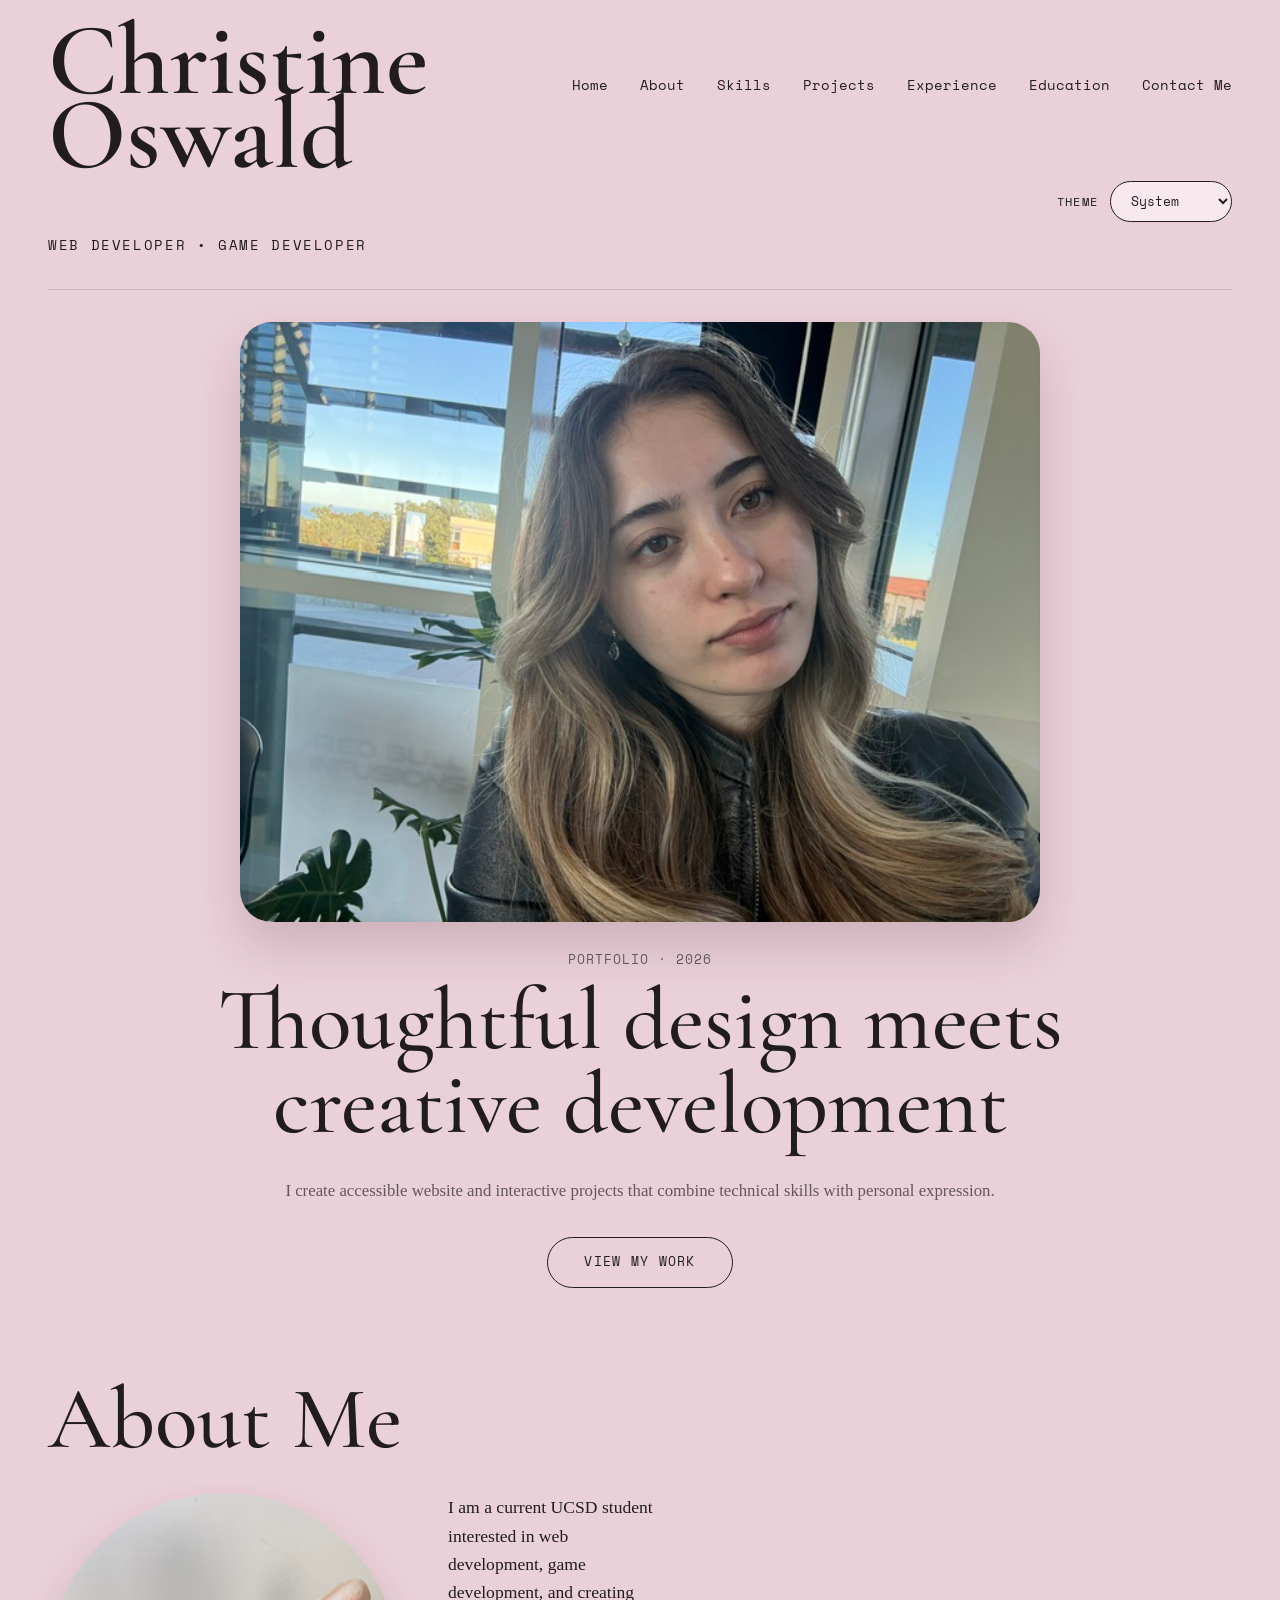
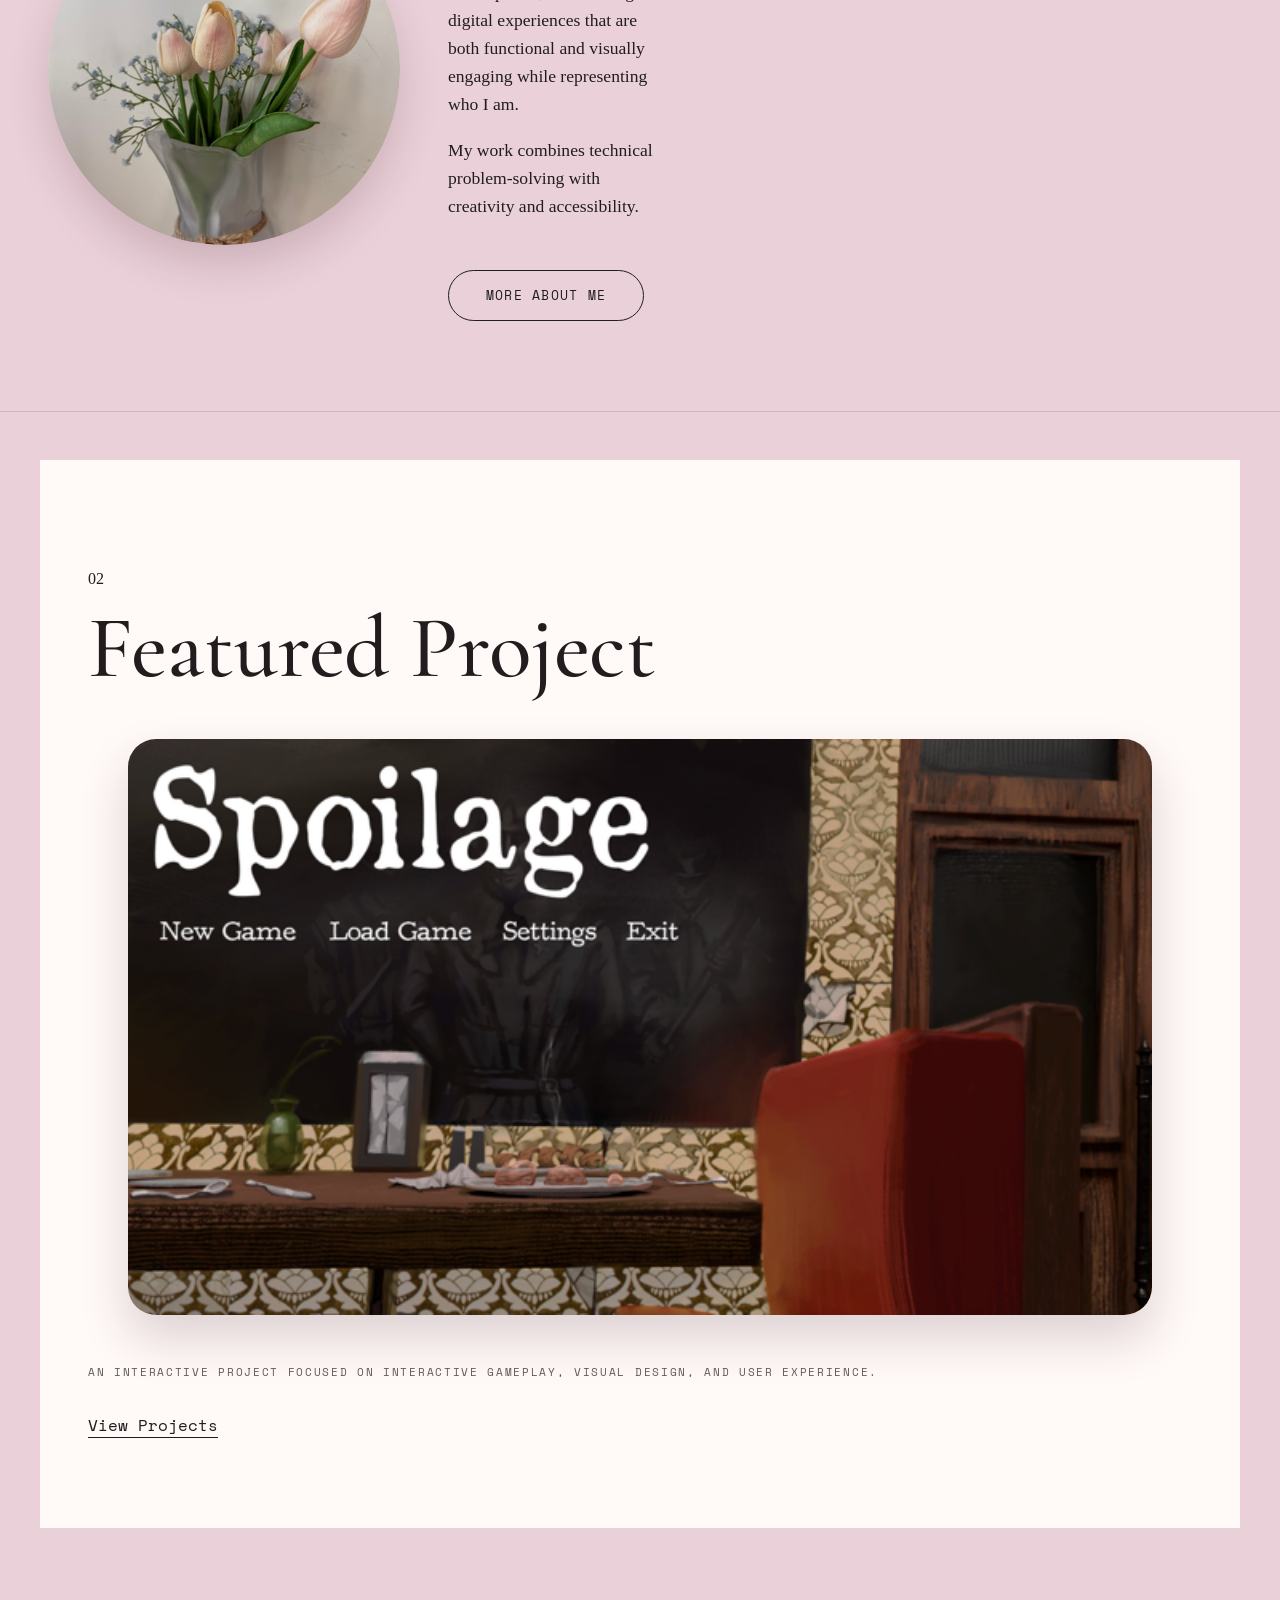
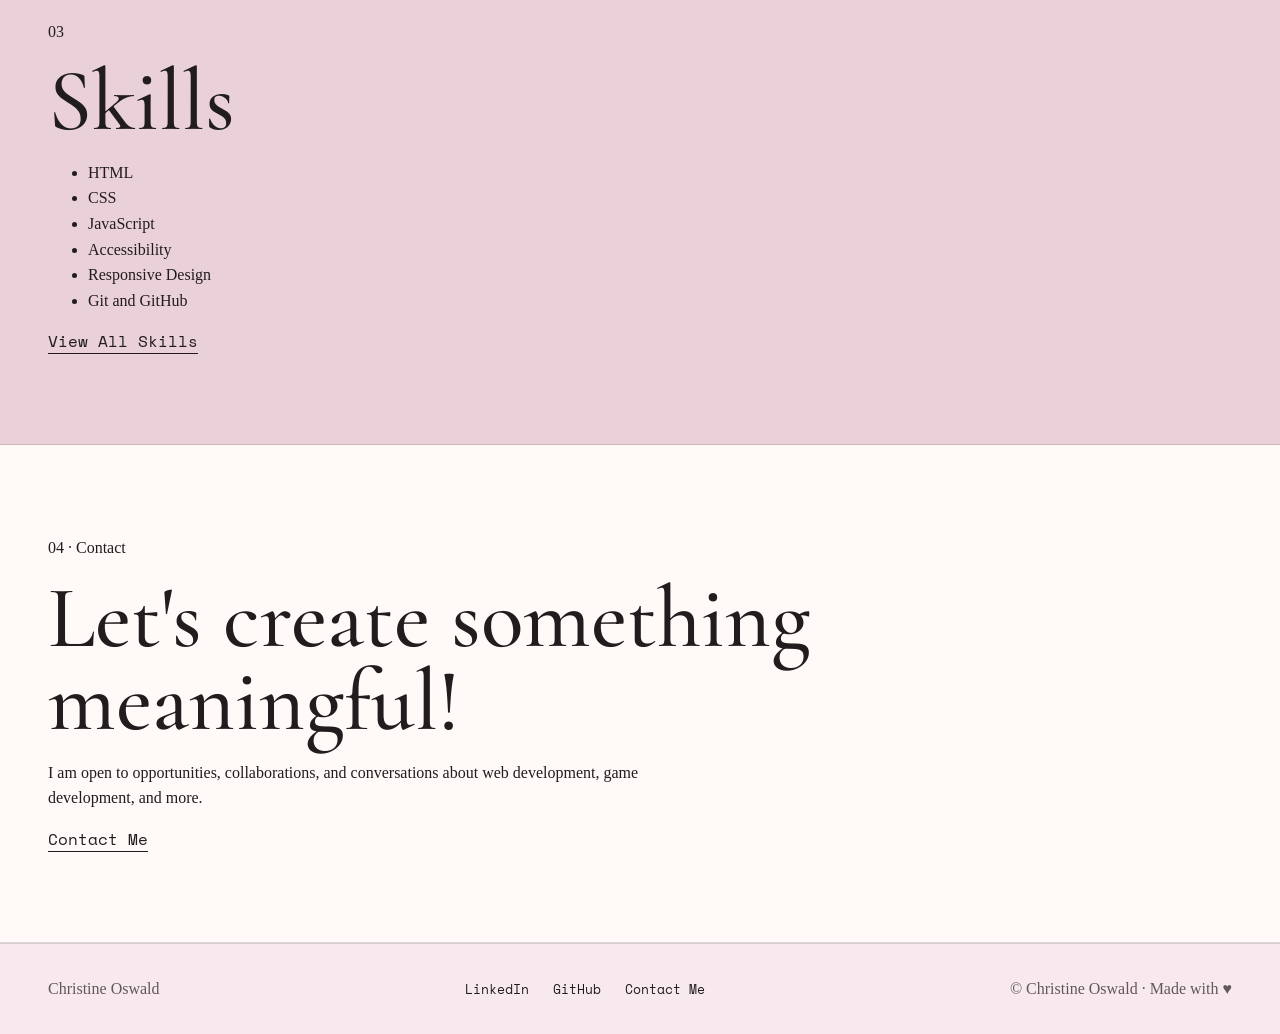
<file: index.html>
<!doctype html>
<html lang = "en">
    <head>
        <meta charset = "utf-8">
        <meta name = "viewport" content = "width=device-width, initial-scale=1">
        <title> Christine Oswald | Web & Game Developer </title>
        <meta name = "description" content = "The portfolio of Christine Oswald, a web and game developer.">
        <link rel="stylesheet" href="stylesheet.css">
        <link rel="preconnect" href="https://fonts.googleapis.com">
        <link rel="preconnect" href="https://fonts.gstatic.com" crossorigin>
        <link href="https://fonts.googleapis.com/css2?family=Cormorant+Garamond:wght@400;600;700&family=Space+Mono&display=swap" rel="stylesheet">
    </head>
    <body>
        <header class = "main">
            <nav>
                <hgroup>
                    <h1> Christine Oswald </h1>
                    <p id = "subtitle"> WEB DEVELOPER • GAME DEVELOPER </p>
                </hgroup>
                <ul>
                    <li> <a href = "index.html"> Home </a> </li>
                    <li> <a href = "chrissyAbout.html"> About </a> </li>  
                    <li> <a href = "chrissySkills.html"> Skills </a> </li>
                    <li> <a href = "chrissyProjects.html"> Projects </a> </li>
                    <li> <a href = "chrissyExperience.html"> Experience </a> </li>
                    <li> <a href = "chrissyEducation.html"> Education </a> </li>
                    <li> <a href = "chrissyContact.html"> Contact Me </a> </li>                    
                </ul>

                <form id="theme-picker" hidden>
                    <label for="theme">Theme</label>

                    <select id="theme" name="theme">
                        <option value="system">System</option>
                        <option value="light">Light</option>
                        <option value="dark">Dark</option>
                    </select>
                </form>

            </nav>
        </header>
        <main> 
            <div class = "intro">
                <figure>
                    <img src = "chrissy1.jpeg" alt = "Photo of website author at the UCSD campus">
                </figure>

                <article>
                    <p> Portfolio · 2026 </p>

                    <h2> Thoughtful design meets creative development </h2>
                    <p> I create accessible website and interactive projects that combine technical skills with personal expression. </p>

                    <a class = "button" href = "chrissyProjects.html"> View My Work </a>
                </article>
            </div>

            <section class="about">
                <h2>About Me</h2>

                <figure>
                    <img
                        src="ucsdFlowers.jpeg"
                        alt="Pink flowers in a vase at a UC San Diego coffee shop"
                    >
                </figure>

                <p>
                    I am a current UCSD student interested in web development,
                    game development, and creating digital experiences that are both
                    functional and visually engaging while representing who I am.
                </p>

                <p>
                    My work combines technical problem-solving with creativity and
                    accessibility.
                </p>

                <a class="button" href="chrissyAbout.html">
                    More About Me
                </a>
            </section>

            <section class = "projects">
                <header>
                    <p> 02 </p>
                    <h2> Featured Project </h2>
                </header>

                    <figure>
                        <img src = "spoilage-main.PNG" alt = "Screenshot of a featured game development project" >
                    </figure>

                    <p> An interactive project focused on interactive gameplay, visual design, and user experience. </p>
                    <a href = "chrissyProjects.html"> View Projects</a>
            </section>

            <section class = "skills">
                <p>03</p>
                <h2>Skills</h2>

                <ul>
                    <li>HTML</li>
                    <li>CSS</li>
                    <li>JavaScript</li>
                    <li>Accessibility</li>
                    <li>Responsive Design</li>
                    <li>Git and GitHub</li>
                </ul>

                <a href="chrissySkills.html">View All Skills</a>
            </section>

            <section class = "contact">
                <p> 04 · Contact</p>
                <h2> Let's create something meaningful! </h2>

                <p> I am open to opportunities, collaborations, and conversations about web development, game development, and more. </p>
                <a href = "chrissyContact.html"> Contact Me</a>
            </section>
        </main>

        <footer>
            <p> Christine Oswald </p>
            <ul>
                <li><a href = "https://www.linkedin.com/in/christine-oswald-7b7a23394?utm_source=share_via&utm_content=profile&utm_medium=member_ios" > LinkedIn </a></li>
                <li><a href = "https://github.com/coswald04"> GitHub </a></li>
                <li><a href = "chrissyContact.html"> Contact Me </a></li>
            </ul>
            <p> &copy; Christine Oswald · Made with &hearts; </p>
        </footer>

        <script src="theme-picker.js" type="module"></script>
    </body>
</html>
</file>
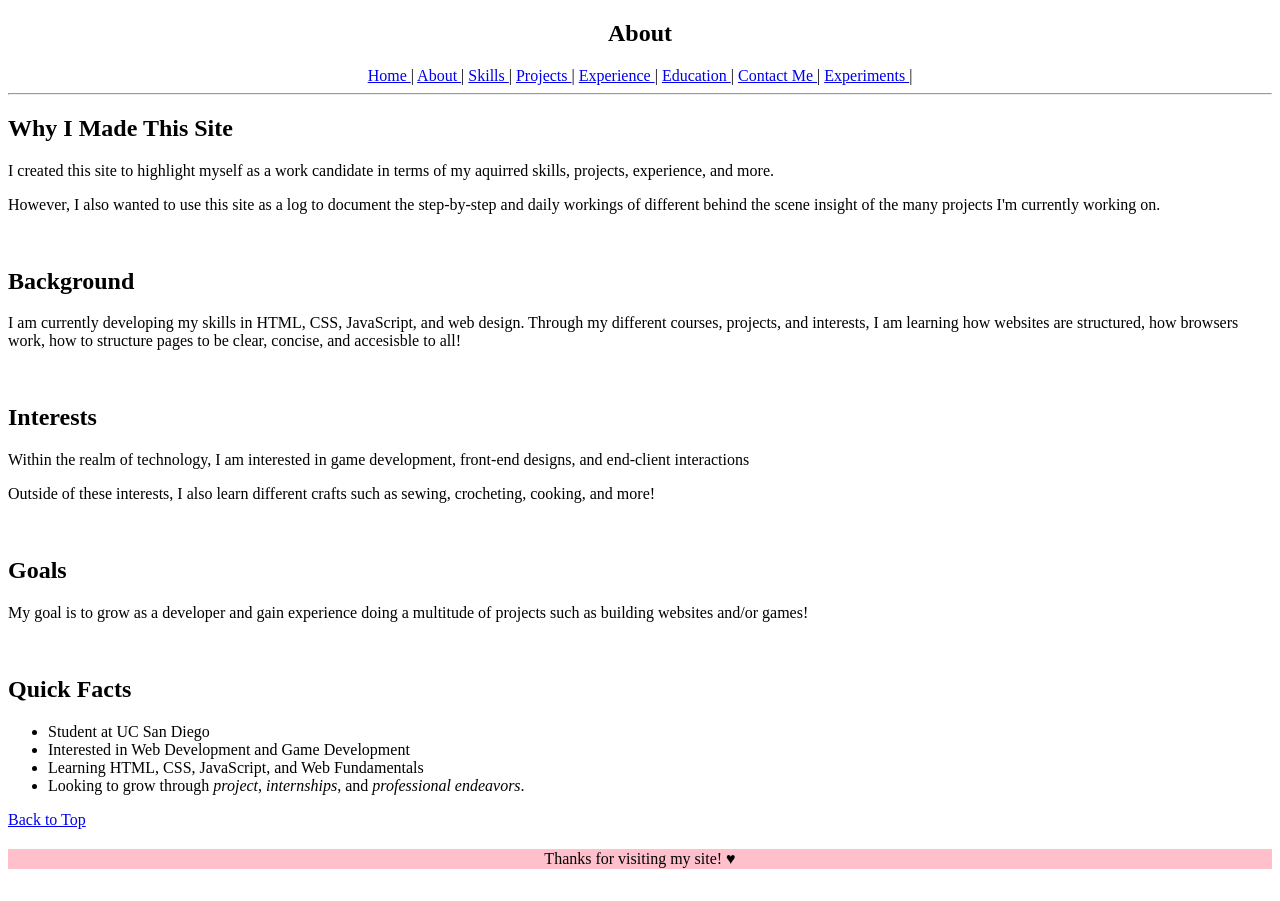
<file: chrissyAbout.html>
<!DOCTYPE html>
<html lang = "en">
    <head>
        <meta charset = "utf-8">
        <title> Christine Oswald's About Page </title>
    </head>
    <body>
        <section style = "text-align: center;">
            <h1 id = "about-header"> About </h1>
            <header>
                <nav>
                    <a href = "index.html"> Home </a> |
                    <a href = "chrissyAbout.html"> About </a> |
                    <a href = "chrissySkills.html"> Skills </a> |
                    <a href = "chrissyProjects.html"> Projects </a> |
                    <a href = "chrissyExperience.html"> Experience </a> |
                    <a href = "chrissyEducation.html"> Education </a> |
                    <a href = "chrissyContact.html"> Contact Me </a> |
                    <a href = "experiments.html"> Experiments </a> |
                </nav>
            </header>
            <hr>
        </section>


        <h2> Why I Made This Site </h2>
        <p> I created this site to highlight myself as a work candidate in terms of my aquirred skills, projects, experience, and more.</p>
        <p> However, I also wanted to use this site as a log to document the step-by-step and daily workings of different behind the scene insight of the many projects I'm currently working on.</p>

        <br>

        <h2> Background </h2>
        <p> I am currently developing my skills in HTML, CSS, JavaScript, and web design. Through my different courses, projects, and interests, I am learning how websites are structured, how browsers work, how to structure pages to be clear, concise, and accesisble to all!  </p>

        <br>

        <h2> Interests </h2>
        <p> Within the realm of technology, I am interested in game development, front-end designs, and end-client interactions</p>
        <p> Outside of these interests, I also learn different crafts such as sewing, crocheting, cooking, and more!</p>

        <br>

        <h2> Goals </h2>
        <p> My goal is to grow as a developer and gain experience doing a multitude of projects such as building websites and/or games!</p>

        <br>

        <form>
            <h2> Quick Facts</h2>
            <ul>
                <li> Student at UC San Diego </li>
                <li> Interested in Web Development and Game Development </li>
                <li> Learning HTML, CSS, JavaScript, and Web Fundamentals </li>
                <li> Looking to grow through <em> project</em>, <em> internships</em>, and <em> professional endeavors</em>. </li>
            </ul>
        </form>

         <footer>
            <a href="#about-header">Back to Top</a>
            <svg width="100%" height="60" aria-label="Footer message with decorative pink line">
            <line x1="0" y1="30" x2="100%" y2="30" stroke="pink" stroke-width="20"></line>

            <text x="50%" y="35" text-anchor="middle" fill="black">
            Thanks for visiting my site! &hearts;
            </text>
            </svg>
        </footer>

    </body>
</html>
</file>
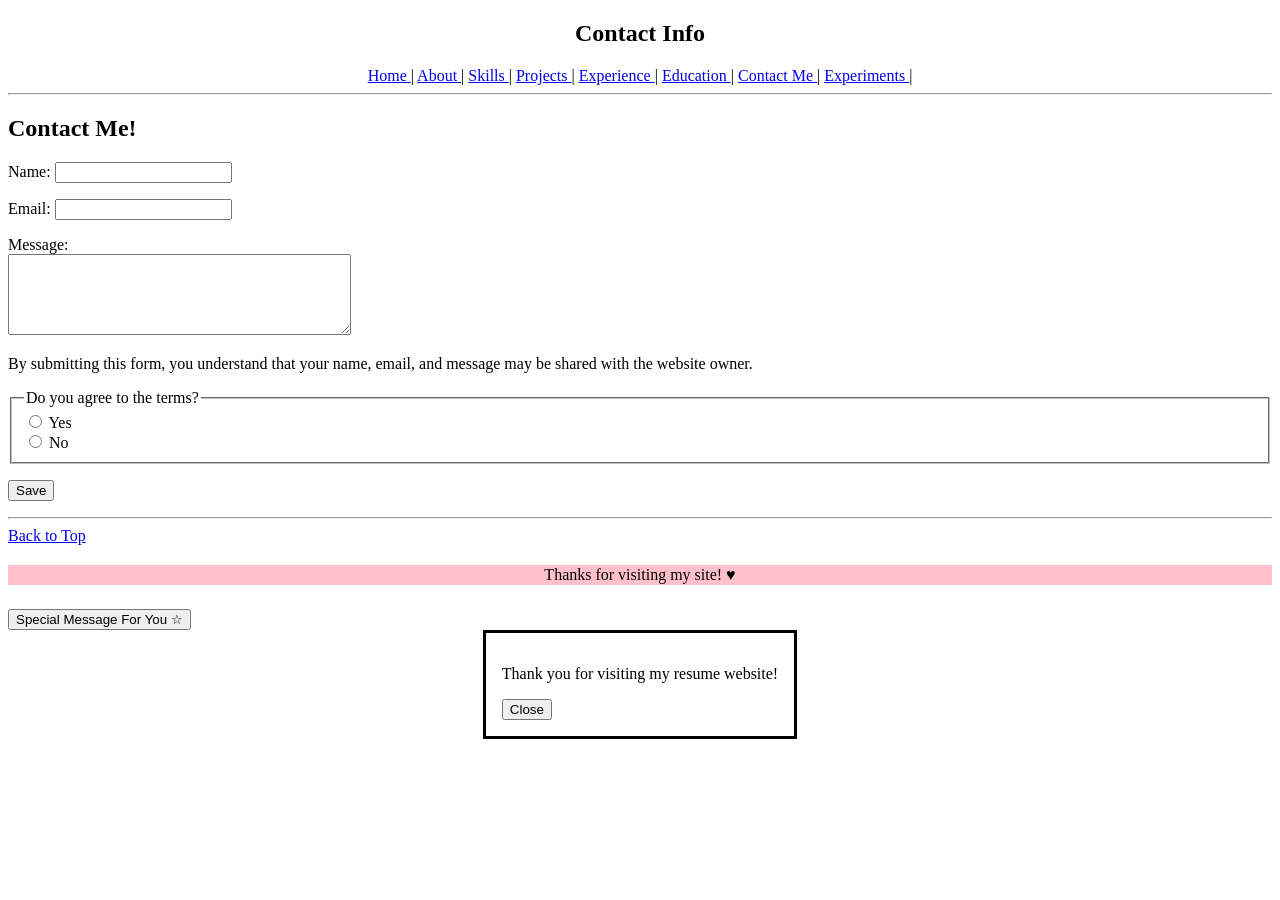
<file: chrissyContact.html>
<!DOCTYPE html>
<html lang = "en">
    <head>
        <meta charset = "utf-8">
        <title> Christine Oswald's Contact Me Page </title>
    </head>
    <body>
        <section style = "text-align: center;">
            <h1 id = "contact-header"> Contact Info </h1>
            <header>
                <nav>
                    <a href = "index.html"> Home </a> |
                    <a href = "chrissyAbout.html"> About </a> |
                    <a href = "chrissySkills.html"> Skills </a> |
                    <a href = "chrissyProjects.html"> Projects </a> |
                    <a href = "chrissyExperience.html"> Experience </a> |
                    <a href = "chrissyEducation.html"> Education </a> |
                    <a href = "chrissyContact.html"> Contact Me </a> |
                    <a href = "experiments.html"> Experiments </a> |
                </nav>
            </header>
            <hr>
        </section>


        <h2>Contact Me!</h2>

        <form method="post">
        <p>
            <label for="submitted-name">Name:</label>
            <input 
            id="submitted-name"
            name="submitted-name"
            autocomplete="name">
        </p>

        <p>
            <label for="submitted-email">Email:</label>
            <input 
            id="submitted-email"
            name="submitted-email"
            type="email"
            autocomplete="email">
        </p>

        <p>
            <label for="submitted-message">Message:</label><br>
            <textarea 
            id="submitted-message"
            name="submitted-message"
            rows="5"
            cols="40"></textarea>
        </p>

        <p> By submitting this form, you understand that your name, email, and message may be shared with the website owner. </p>

        <fieldset>
            <legend>Do you agree to the terms?</legend>

            <label>
            <input type="radio" name="terms" value="yes">
            Yes
            </label>

            <br>

            <label>
            <input type="radio" name="terms" value="no">
            No
            </label>
        </fieldset>

        <p>
            <button type="submit">Save</button>
        </p>
        </form>

        <hr>


        <footer>
            <a href="#contact-header">Back to Top</a>
            <svg width="100%" height="60" aria-label="Footer message with decorative pink line">
            <line x1="0" y1="30" x2="100%" y2="30" stroke="pink" stroke-width="20"></line>

            <text x="50%" y="35" text-anchor="middle" fill="black">
            Thanks for visiting my site! &hearts;
            </text>
            </svg>
        </footer>

        <section>
        <button type="button">Special Message For You &star;</button>
        <dialog open>
            <p>
            Thank you for visiting my resume website! 
            </p>
            <button type="button">Close</button>
        </dialog>
        </section>

    </main>
    </body>
</html>
</file>
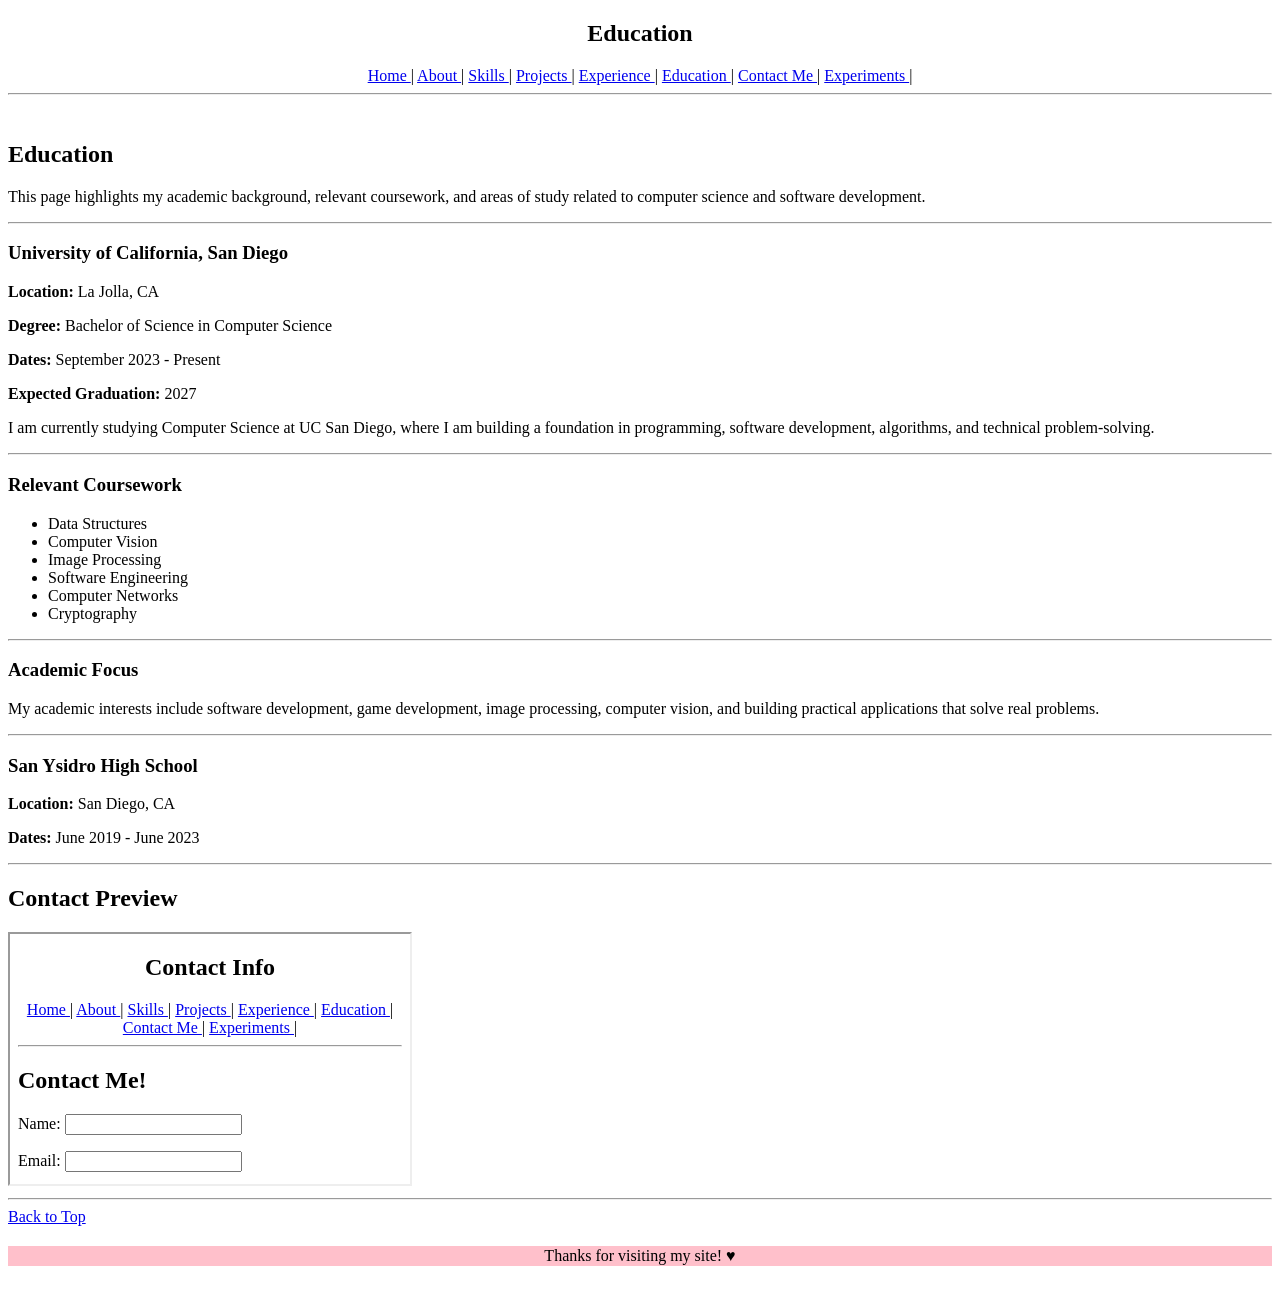
<file: chrissyEducation.html>
<!doctype html>
<html lang = "en">
    <head>
        <meta charset = "utf-8">
        <title> Christine Oswald's Education Page </title>
    </head>
    <body>
        <section style = "text-align: center;">
            <h1 id = "education-header"> Education </h1>
            <header>
                <nav>
                    <a href = "index.html"> Home </a> |
                    <a href = "chrissyAbout.html"> About </a> |
                    <a href = "chrissySkills.html"> Skills </a> |
                    <a href = "chrissyProjects.html"> Projects </a> |
                    <a href = "chrissyExperience.html"> Experience </a> |
                    <a href = "chrissyEducation.html"> Education </a> |
                    <a href = "chrissyContact.html"> Contact Me </a> |
                    <a href = "experiments.html"> Experiments </a> |
                </nav>
            </header>
            <hr>
        </section>

        <br>

        <main>

            <main>
            <section>
                <h2>Education</h2>
                <p>
                This page highlights my academic background, relevant coursework,
                and areas of study related to computer science and software development.
                </p>
            </section>

            <hr>

            <section>
                <h3>University of California, San Diego</h3>
                <p><strong>Location:</strong> La Jolla, CA</p>
                <p><strong>Degree:</strong> Bachelor of Science in Computer Science</p>
                <p><strong>Dates:</strong> September 2023 - Present</p>
                <p><strong>Expected Graduation:</strong> 2027</p>

                <p>
                I am currently studying Computer Science at UC San Diego, where I am building
                a foundation in programming, software development, algorithms, and technical
                problem-solving.
                </p>
            </section>

            <hr>

            <section>
                <h3>Relevant Coursework</h3>
                <ul>
                <li>Data Structures</li>
                <li>Computer Vision</li>
                <li>Image Processing</li>
                <li>Software Engineering</li>
                <li>Computer Networks</li>
                <li>Cryptography</li>
                </ul>
            </section>

            <hr>

            <section>
                <h3>Academic Focus</h3>
                <p>
                My academic interests include software development, game development,
                image processing, computer vision, and building practical applications
                that solve real problems.
                </p>
            </section>

            <hr>

            <h3> San Ysidro High School </h3>
            <p><strong>Location:</strong> San Diego, CA</p>
            <p><strong>Dates:</strong> June 2019 - June 2023</p>

            <hr>

            <section>
            <h2>Contact Preview</h2>

            <iframe
                src="chrissyContact.html"
                title="Contact page preview"
                width="400"
                height="250">
                Your browser does not support iframes.
            </iframe>
            </section>

            <hr>

            
            <footer>
                <a href="#education-header">Back to Top</a>
                <svg width="100%" height="60" aria-label="Footer message with decorative pink line">
                <line x1="0" y1="30" x2="100%" y2="30" stroke="pink" stroke-width="20"></line>

                <text x="50%" y="35" text-anchor="middle" fill="black">
                Thanks for visiting my site! &hearts;
                </text>
                </svg>
            </footer>
        </main>
    </body>
</html>
</file>
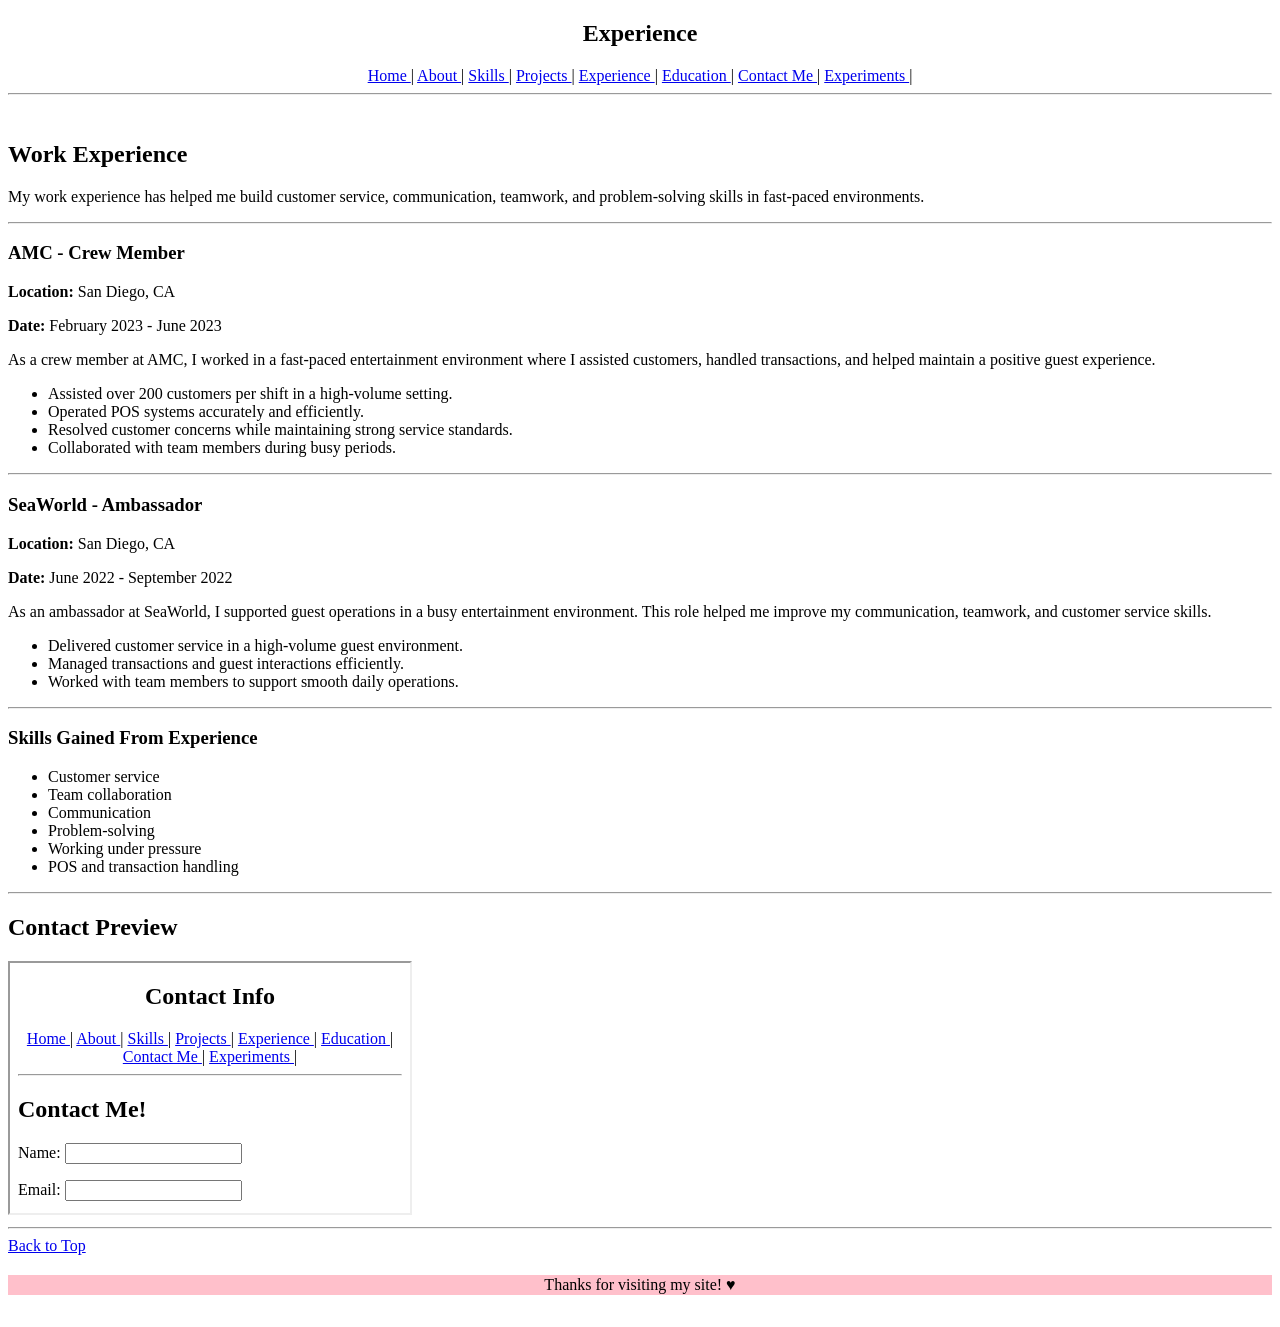
<file: chrissyExperience.html>
<!doctype html>
<html lang = "en">
    <head>
        <meta charset = "utf-8">
        <title> Christine Oswald's Experience Page </title>
    </head>
    <body>
        <section style = "text-align: center;">
            <h1 id = "experience-header"> Experience </h1>
            <header>
                <nav>
                    <a href = "index.html"> Home </a> |
                    <a href = "chrissyAbout.html"> About </a> |
                    <a href = "chrissySkills.html"> Skills </a> |
                    <a href = "chrissyProjects.html"> Projects </a> |
                    <a href = "chrissyExperience.html"> Experience </a> |
                    <a href = "chrissyEducation.html"> Education </a> |
                    <a href = "chrissyContact.html"> Contact Me </a> |
                    <a href = "experiments.html"> Experiments </a> |
                </nav>
            </header>
            <hr>
        </section>

        <br>

        <main>
            <section>
                <h2>Work Experience</h2>
                <p> My work experience has helped me build customer service, communication, teamwork, and problem-solving skills in fast-paced environments. </p>
            </section>
            
            <hr>
            
            <article>
                <h3>AMC - Crew Member</h3>
                <p><strong>Location:</strong> San Diego, CA</p>
                <p><strong>Date:</strong> February 2023 - June 2023</p>
                <p>As a crew member at AMC, I worked in a fast-paced entertainment environment where I assisted customers, handled transactions, and helped maintain a positive guest experience. </p>
                <ul>
                    <li>Assisted over 200 customers per shift in a high-volume setting.</li>
                    <li>Operated POS systems accurately and efficiently.</li>
                    <li>Resolved customer concerns while maintaining strong service standards.</li>
                    <li>Collaborated with team members during busy periods.</li>
                </ul>
            </article>

            <hr>
            
            <article>
                <h3>SeaWorld - Ambassador</h3>
                <p><strong>Location:</strong> San Diego, CA</p>
                <p><strong>Date:</strong> June 2022 - September 2022</p>
                <p> As an ambassador at SeaWorld, I supported guest operations in a busy entertainment environment. This role helped me improve my communication, teamwork, and customer service skills. </p>
                <ul>
                    <li>Delivered customer service in a high-volume guest environment.</li>
                    <li>Managed transactions and guest interactions efficiently.</li>
                    <li>Worked with team members to support smooth daily operations.</li>
                </ul>
            </article>
            
            <hr>
            
            <section>
                <h3>Skills Gained From Experience</h3>
                <ul>
                    <li>Customer service</li>
                    <li>Team collaboration</li>
                    <li>Communication</li>
                    <li>Problem-solving</li>
                    <li>Working under pressure</li>
                    <li>POS and transaction handling</li>
                </ul>
            </section>
            
            <hr>


            <section>
            <h2>Contact Preview</h2>

            <iframe
                src="chrissyContact.html"
                title="Contact page preview"
                width="400"
                height="250">
                Your browser does not support iframes.
            </iframe>
            </section>

            <hr>

            <footer>
                <a href="#experience-header">Back to Top</a>
                <svg width="100%" height="60" aria-label="Footer message with decorative pink line">
                <line x1="0" y1="30" x2="100%" y2="30" stroke="pink" stroke-width="20"></line>

                <text x="50%" y="35" text-anchor="middle" fill="black">
                Thanks for visiting my site! &hearts;
                </text>
                </svg>
        </footer>
    </body>
</html>
</file>
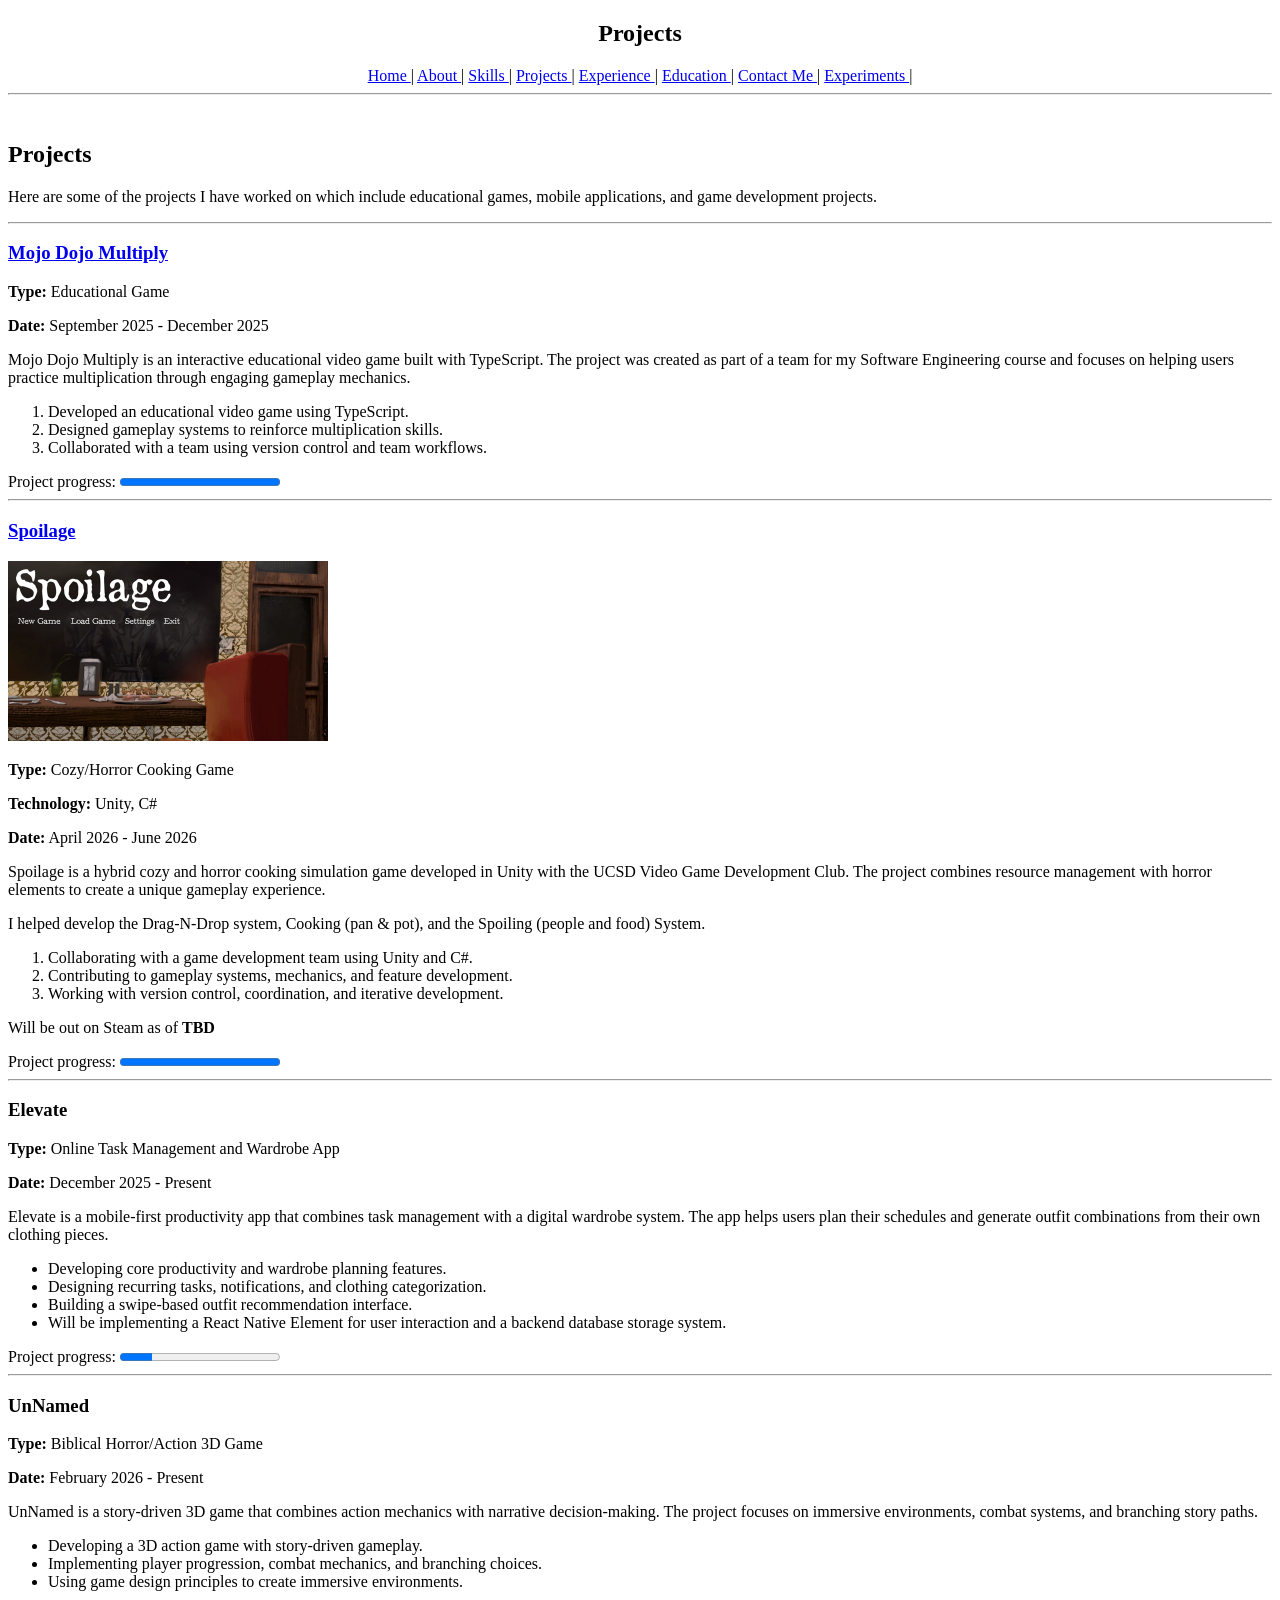
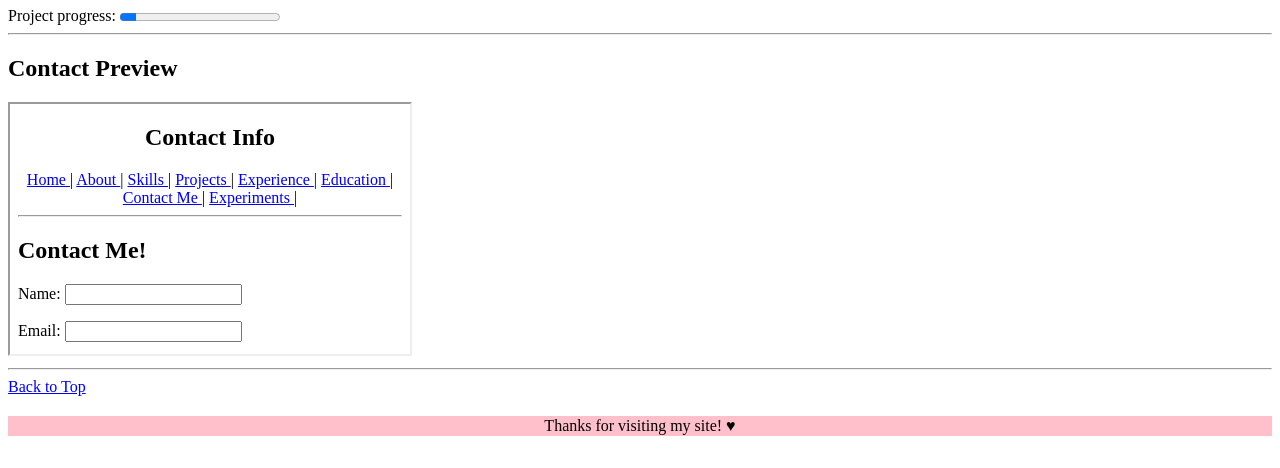
<file: chrissyProjects.html>
<!doctype html>
<html lang = "en">
    <head>
        <meta charset = "utf-8">
        <title> Christine Oswald's Projects Page </title>
    </head>
    <body>
        <section style = "text-align: center;">
            <h1 id = "projects-header"> Projects </h1>
            <header>
                <nav>
                    <a href = "index.html"> Home </a> |
                    <a href = "chrissyAbout.html"> About </a> |
                    <a href = "chrissySkills.html"> Skills </a> |
                    <a href = "chrissyProjects.html"> Projects </a> |
                    <a href = "chrissyExperience.html"> Experience </a> |
                    <a href = "chrissyEducation.html"> Education </a> |
                    <a href = "chrissyContact.html"> Contact Me </a> |
                    <a href = "experiments.html"> Experiments </a> |
                </nav>
            </header>
            <hr>
        </section>

        <br>

        <main>
            <section>
                <h2>Projects</h2>
                <p> Here are some of the projects I have worked on which include educational games, mobile applications, and game development projects. </p>
            </section>
            
            <hr>
            

            <section>
                <h3> 
                    <a href = "https://github.com/thatchereames/mojo-dojo-multiply"> Mojo Dojo Multiply </a>
                </h3>
                <p><strong>Type:</strong> Educational Game</p>
                <p><strong>Date:</strong> September 2025 - December 2025</p>
                <p>Mojo Dojo Multiply is an interactive educational video game built with TypeScript. The project was created as part of a team for my Software Engineering course and focuses on helping users practice multiplication through engaging gameplay mechanics. </p>
                <ol>
                    <li>Developed an educational video game using TypeScript.</li>
                    <li>Designed gameplay systems to reinforce multiplication skills.</li>
                    <li>Collaborated with a team using version control and team workflows.</li>
                </ol>
                <label for="file">Project progress:</label>
                <progress id="file" max="100" value="100">100%</progress> 
            </section>
            
            
            <hr>
            
            <section>
                <h3>
                    <a href = "https://github.com/vgdc-ucsd/Spoilage"> Spoilage </a>
                </h3>
                <picture>
                    <source srcset = "spoilage-main.PNG type = "image/png" />
                    <img src = "spoilage-main.PNG" alt = "Main Menu of Spoilage Game" style = "width: 20em">
                </picture>
                <p><strong>Type:</strong> Cozy/Horror Cooking Game</p>
                <p><strong>Technology:</strong> Unity, C#</p>
                <p><strong>Date:</strong> April 2026 - June 2026</p>
                <p>Spoilage is a hybrid cozy and horror cooking simulation game developed in Unity with the UCSD Video Game Development Club. The project combines resource management with horror elements to create a unique gameplay experience. </p>
                <p>I helped develop the Drag-N-Drop system, Cooking (pan & pot), and the Spoiling (people and food) System. </p>
                <ol>
                    <li>Collaborating with a game development team using Unity and C#.</li>
                    <li>Contributing to gameplay systems, mechanics, and feature development.</li>
                    <li>Working with version control, coordination, and iterative development.</li>
                </ol>
                <p> Will be out on Steam as of <b> TBD </b></p>
                <label for="file">Project progress:</label>
                <progress id="file" max="100" value="100">100%</progress> 
            </section>
            
            <hr>
            
            <section>
                <h3>Elevate</h3>
                <p><strong>Type:</strong> Online Task Management and Wardrobe App</p>
                <p><strong>Date:</strong> December 2025 - Present</p>
                <p> Elevate is a mobile-first productivity app that combines task management with a digital wardrobe system. The app helps users plan their schedules and generate outfit combinations from their own clothing pieces. </p>
                <ul>
                    <li>Developing core productivity and wardrobe planning features.</li>
                    <li>Designing recurring tasks, notifications, and clothing categorization.</li>
                    <li>Building a swipe-based outfit recommendation interface.</li>
                    <li>Will be implementing a React Native Element for user interaction and a backend database storage system.</li>
                </ul>
                <label for="file">Project progress:</label>
                <progress id="file" max="100" value="20">20%</progress> 
            </section>

            <hr>

            <section>
            <h3>UnNamed</h3>
            <p><strong>Type:</strong> Biblical Horror/Action 3D Game</p>
            <p><strong>Date:</strong> February 2026 - Present</p>
            <p>UnNamed is a story-driven 3D game that combines action mechanics with narrative decision-making. The project focuses on immersive environments, combat systems, and branching story paths. </p>
            <ul>
                <li>Developing a 3D action game with story-driven gameplay.</li>
                <li>Implementing player progression, combat mechanics, and branching choices.</li>
                <li>Using game design principles to create immersive environments.</li>
            </ul>
            <label for="file">Project progress:</label>
            <progress id="file" max="100" value="10">10%</progress> 
        </section>
        
        <hr>

        <section>
        <h2>Contact Preview</h2>

        <iframe
            src="chrissyContact.html"
            title="Contact page preview"
            width="400"
            height="250">
            Your browser does not support iframes.
        </iframe>
        </section>

        <hr>

         <footer>
            <a href="#projects-header">Back to Top</a>
            <svg width="100%" height="60" aria-label="Footer message with decorative pink line">
            <line x1="0" y1="30" x2="100%" y2="30" stroke="pink" stroke-width="20"></line>

            <text x="50%" y="35" text-anchor="middle" fill="black">
            Thanks for visiting my site! &hearts;
            </text>
            </svg>
        </footer>

        </main>
    </body>
</html>
</file>
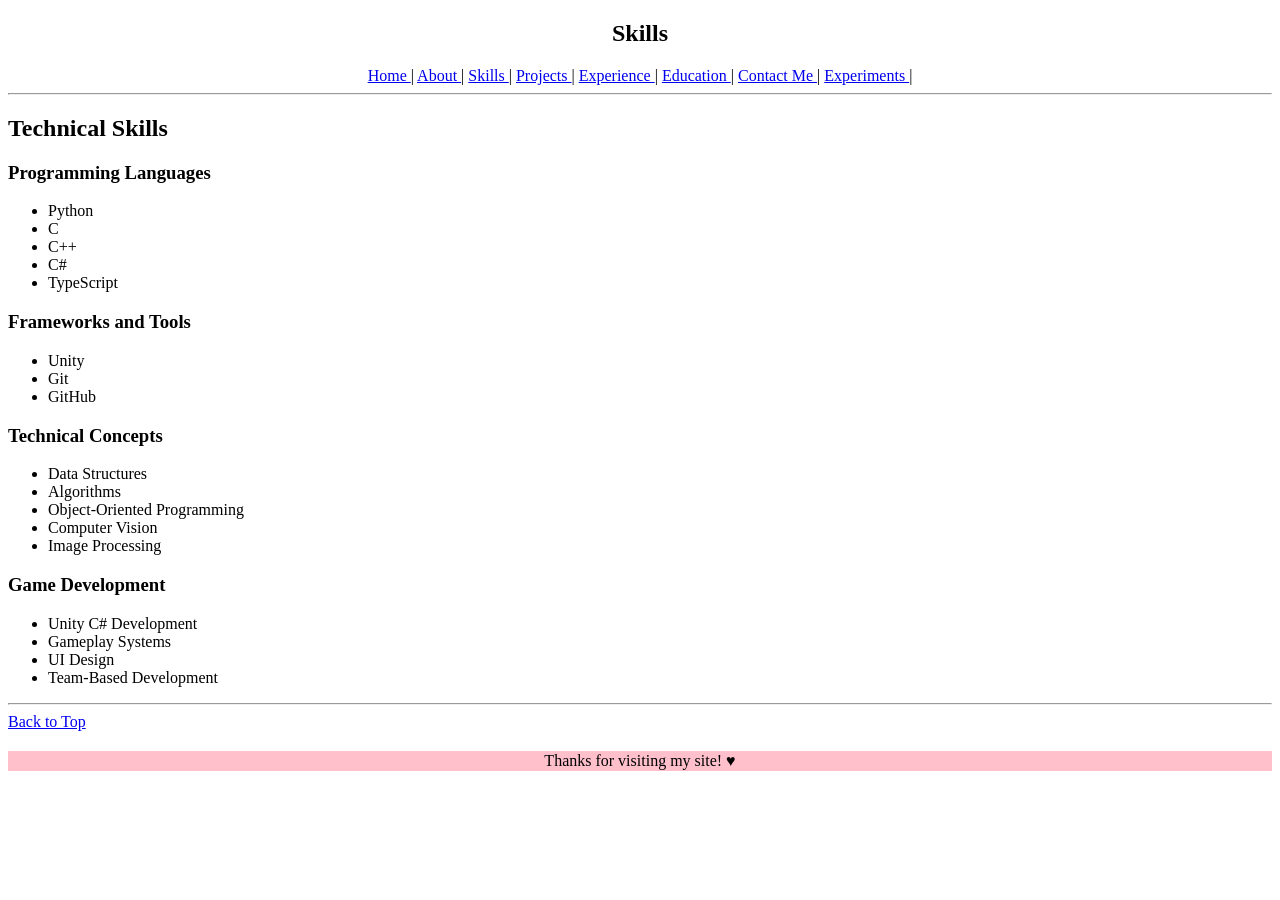
<file: chrissySkills.html>
<!DOCTYPE html>
<html lang = "en">
    <head>
        <meta charset = "utf-8">
        <title> Christine Oswald's Skills Page </title>
        
    </head>
    <body>
        <section style = "text-align: center;">
            <h1 id = "skills-header"> Skills </h1>
            <header>
                <nav>
                    <a href = "index.html"> Home </a> |
                    <a href = "chrissyAbout.html"> About </a> |
                    <a href = "chrissySkills.html"> Skills </a> |
                    <a href = "chrissyProjects.html"> Projects </a> |
                    <a href = "chrissyExperience.html"> Experience </a> |
                    <a href = "chrissyEducation.html"> Education </a> |
                    <a href = "chrissyContact.html"> Contact Me </a> |
                    <a href = "experiments.html"> Experiments </a> |
                </nav>
            </header>
        </section>

        <hr>

        <main>
            <section>
                <h2>Technical Skills</h2>

                <h3>Programming Languages</h3>
                <ul>
                    <li>Python</li>
                    <li>C</li>
                    <li>C++</li>
                    <li>C#</li>
                    <li>TypeScript</li>
                </ul>

                <h3>Frameworks and Tools</h3>
                <ul>
                    <li>Unity</li>
                    <li>Git</li>
                    <li>GitHub</li>
                </ul>

                <h3>Technical Concepts</h3>
                <ul>
                    <li>Data Structures</li>
                    <li>Algorithms</li>
                    <li>Object-Oriented Programming</li>
                    <li>Computer Vision</li>
                    <li>Image Processing</li>
                </ul>

                <h3>Game Development</h3>
                <ul>
                    <li>Unity C# Development</li>
                    <li>Gameplay Systems</li>
                    <li>UI Design</li>
                    <li>Team-Based Development</li>
                </ul>

            </section>
        </main>

        <hr>

        <footer>
            <a href="#skills-header">Back to Top</a>
            <svg width="100%" height="60" aria-label="Footer message with decorative pink line">
            <line x1="0" y1="30" x2="100%" y2="30" stroke="pink" stroke-width="20"></line>

            <text x="50%" y="35" text-anchor="middle" fill="black">
            Thanks for visiting my site! &hearts;
            </text>
            </svg>
        </footer>

    </body>
</html>
</file>
<file: stylesheet.css>
:root {
    color-scheme: light dark;

    --background: #ead0d8;
    --surface: #f7e9ed;
    --surface-alt: #fff9f7;
    --text: #211d1f;
    --muted: #64575c;
    --border: rgb(33 29 31 / 15%);
    --shadow: rgb(70 40 50 / 18%);
    --glow: rgb(187 87 127 / 80%);
    --glow-light: rgb(255 255 255 / 85%);
    --link-hover: #7d2949;
}

@media (prefers-color-scheme: dark) {
    :root {
        --background: #171316;
        --surface: #241d21;
        --surface-alt: #1d181b;
        --text: #f7edf1;
        --muted: #c9b8bf;
        --border: rgb(247 237 241 / 18%);
        --shadow: rgb(0 0 0 / 35%);
        --glow: rgb(230 137 176 / 95%);
        --glow-light: rgb(255 230 240 / 75%);
        --link-hover: #ffc2d8;
    }
}

html[data-theme="light"] {
    color-scheme: light;

    --background: #ead0d8;
    --surface: #f7e9ed;
    --surface-alt: #fff9f7;
    --text: #211d1f;
    --muted: #64575c;
    --border: rgb(33 29 31 / 15%);
    --shadow: rgb(70 40 50 / 18%);
    --glow: rgb(187 87 127 / 80%);
    --glow-light: rgb(255 255 255 / 85%);
    --link-hover: #7d2949;
}

html[data-theme="dark"] {
    color-scheme: dark;

    --background: #171316;
    --surface: #241d21;
    --surface-alt: #1d181b;
    --text: #f7edf1;
    --muted: #c9b8bf;
    --border: rgb(247 237 241 / 18%);
    --shadow: rgb(0 0 0 / 35%);
    --glow: rgb(230 137 176 / 95%);
    --glow-light: rgb(255 230 240 / 75%);
    --link-hover: #ffc2d8;
}

* {
    box-sizing: border-box;
}

html {
    scroll-behavior: smooth;
}

nav {
    display: grid;
    grid-template-columns: minmax(18rem, 0.9fr) minmax(32rem, 1.7fr);
    grid-template-areas:
        "identity links"
        "identity picker";
    align-items: start;
    gap: 1.5rem clamp(2rem, 5vw, 5rem);

    max-width: 90rem;
    margin-inline: auto;
    padding-block: 1.5rem 2rem;

    border-bottom: 1px solid var(--border);
}

nav hgroup {
    grid-area: identity;
    margin: 0;
}

nav ul {
    grid-area: links;

    display: flex;
    flex-wrap: wrap;
    justify-content: flex-end;
    gap: 1rem 2rem;

    margin: 3rem 0 0;
    padding: 0;

    list-style: none;
}

nav a {
    display: inline-block;

    font-family: "Space Mono", monospace;
    font-size: 0.9rem;
    text-decoration: none;
    white-space: nowrap;

    transition:
        color 180ms ease,
        text-shadow 180ms ease,
        transform 180ms ease;
}

nav a:hover,
nav a:focus-visible {
    color: var(--link-hover);

    text-shadow:
        0 0 0.2rem var(--glow-light),
        0 0 0.5rem var(--glow),
        0 0 1rem var(--glow);

    transform: translateY(-0.1rem);
}

nav a[aria-current="page"] {
    text-decoration: underline;
    text-underline-offset: 0.4rem;
}

#theme-picker {
    grid-area: picker;
    justify-self: end;

    display: flex;
    align-items: center;
    gap: 0.75rem;

    margin: 0;
}

#theme-picker label {
    font-family: "Space Mono", monospace;
    font-size: 0.75rem;
    letter-spacing: 0.1em;
    text-transform: uppercase;
}

#theme-picker select {
    padding: 0.55rem 2.25rem 0.55rem 1rem;

    border: 1px solid var(--text);
    border-radius: 999px;

    background-color: var(--surface);
    color: var(--text);

    font-family: "Space Mono", monospace;
    font-size: 0.8rem;
    cursor: pointer;
}

#theme-picker select:hover {
    border-color: var(--link-hover);

    box-shadow:
        0 0 0.25rem var(--glow-light),
        0 0 0.75rem var(--glow);
}

#theme-picker select:focus-visible {
    outline: 2px solid var(--link-hover);
    outline-offset: 0.25rem;
}

@media (max-width: 55rem) {
    nav {
        grid-template-columns: 1fr;
        grid-template-areas:
            "identity"
            "links"
            "picker";
    }

    nav ul {
        justify-content: flex-start;
        margin-top: 0;
    }

    #theme-picker {
        justify-self: start;
    }
}

@media (max-width: 38rem) {
    nav ul {
        display: grid;
        grid-template-columns: repeat(2, max-content);
        gap: 0.8rem 1.5rem;
    }
}

body {
    margin: 0;
    background-color: var(--background);
    color: var(--text);
    font-family: Georgia, serif;
    line-height: 1.6;
}

img {
    display: block;
    max-width: 100%;
}

a {
    color: inherit;
}

p {
    max-width: 75ch;
}

body > header {
    padding-inline: clamp(1.25rem, 4vw, 3rem);
    background-color: var(--background);
}

body > header nav {
    display: grid;
    grid-template-columns: minmax(16rem, 1fr) minmax(24rem, 2fr);
    align-items: start;
    gap: 3rem;
    max-width: 90rem;
    margin-inline: auto;
    padding-block: 1.5rem 2rem;
    border-bottom: 1px solid var(--border);
}

hgroup {
    margin: 0;
}

h1 {
    max-width: 8ch;
    margin: 0;
    font-family: "Cormorant Garamond", Georgia, serif;
    font-size: clamp(4.5rem, 8vw, 7rem);
    font-weight: 600;
    line-height: 0.72;
}

hgroup p {
    margin: 4rem 0 0;
    font-family: "Space Mono", monospace;
    font-size: 0.85rem;
    letter-spacing: 0.12em;
    text-transform: uppercase;
}

body > header nav ul {
    display: flex;
    flex-wrap: wrap;
    justify-content: flex-end;
    gap: 1rem 2rem;
    margin: 3rem 0 0;
    padding: 0;
    list-style: none;
}

body > header nav a {
    display: inline-block;
    font-family: "Space Mono", monospace;
    font-size: 0.9rem;
    text-decoration: none;
    white-space: nowrap;
    transition:
        color 180ms ease,
        text-shadow 180ms ease,
        transform 180ms ease;
}

body > header nav a:hover,
body > header nav a:focus-visible {
    color: var(--link-hover);
    text-shadow:
        0 0 0.2rem var(--glow-light),
        0 0 0.5rem var(--glow),
        0 0 1rem var(--glow);
    transform: translateY(-0.1rem);
}

body > header nav a[aria-current="page"] {
    text-decoration: underline;
    text-decoration-thickness: 0.08rem;
    text-underline-offset: 0.4rem;
}

body > header nav a:focus-visible {
    outline: 2px solid currentColor;
    outline-offset: 0.35rem;
}

main {
    max-width: none;
    margin: 0;
}

main > section {
    padding:
        clamp(3rem, 7vw, 7rem)
        max(
            clamp(1.25rem, 4vw, 3rem),
            calc((100vw - 90rem) / 2)
        );
    border-bottom: 1px solid var(--border);
}

main > section:nth-of-type(odd) {
    background-color: var(--background);
}

main > section:nth-of-type(even) {
    background-color: var(--surface-alt);
}

main > section:first-child {
    padding-top: 2.5rem;
}

main > section > p:first-child {
    margin-top: 0;
}

main h2 {
    margin: 0;
    font-family: "Cormorant Garamond", Georgia, serif;
    font-size: clamp(3rem, 7vw, 5.5rem);
    font-weight: 500;
    line-height: 0.95;
}

main h3 {
    font-family: "Cormorant Garamond", Georgia, serif;
}

main a:not(.button),
footer a {
    display: inline-block;
    font-family: "Space Mono", monospace;
    text-underline-offset: 0.35rem;
    transition:
        color 180ms ease,
        text-shadow 180ms ease,
        transform 180ms ease;
}

main a:not(.button):hover,
main a:not(.button):focus-visible,
footer a:hover,
footer a:focus-visible {
    color: var(--link-hover);
    text-shadow:
        0 0 0.2rem var(--glow-light),
        0 0 0.5rem var(--glow),
        0 0 1rem var(--glow);
    transform: translateY(-0.1rem);
}

main a:focus-visible,
footer a:focus-visible {
    outline: 2px solid currentColor;
    outline-offset: 0.3rem;
}

main > section:first-child > p {
    margin: 0 0 2rem;
    font-family: "Cormorant Garamond", Georgia, serif;
    font-size: clamp(1.2rem, 2vw, 1.5rem);
    font-style: italic;
}

.intro {
    display: grid;
    gap: 2rem;
}

.intro figure {
    display: flex;
    justify-content: center;
    margin: 0;
    margin-top: 2rem;
}

.intro img {
    width: min(100%, 50rem);
    height: auto;
    object-fit: cover;
    object-position: center 35%;
    border-radius: 2rem;
    box-shadow: 0 1.5rem 3rem var(--shadow);
}

.intro article {
    max-width: 65rem;
    margin-inline: auto;
    text-align: center;
}

.intro article > p:first-child {
    width: fit-content;
    margin: 0 auto 0.75rem;
    color: var(--muted);
    font-family: "Space Mono", monospace;
    font-size: 0.8rem;
    letter-spacing: 0.08em;
    line-height: 1;
    text-align: center;
    text-transform: uppercase;
}

.intro article > p:nth-of-type(2) {
    max-width: 55rem;
    margin: 2rem auto 0;
    color: var(--muted);
    font-size: 1.05rem;
    text-align: center;
}

@media (max-width: 50rem) {
    .intro h2 {
        font-size: clamp(3rem, 10vw, 5rem);
    }
}

.intro .button {
    display: table;
    margin: 2rem auto 0;
}

.button {
    display: inline-block;
    margin-top: 2rem;
    padding: 0.9rem 2.3rem;
    border: 1px solid var(--text);
    border-radius: 999px;
    background-color: transparent;
    color: var(--text);
    font-family: "Space Mono", monospace;
    font-size: 0.8rem;
    letter-spacing: 0.1em;
    text-decoration: none;
    text-transform: uppercase;
    transition:
        background-color 180ms ease,
        color 180ms ease,
        transform 180ms ease,
        box-shadow 180ms ease,
        text-shadow 180ms ease;
}

.button:hover,
.button:focus-visible {
    background-color: var(--text);
    color: var(--background);
    transform: translateY(-0.15rem);
    box-shadow:
        0 0 0.4rem var(--glow-light),
        0 0 1.2rem var(--glow);
    text-shadow:
        0 0 0.2rem var(--glow-light),
        0 0 0.6rem var(--glow);
}

.button:focus-visible {
    outline: 3px solid var(--link-hover);
    outline-offset: 0.3rem;
}

.about {
    display: flow-root;
}

.about h2 {
    margin-bottom: 2rem;
}
.about figure {
    float: left;
    width: clamp(14rem, 28vw, 22rem);
    margin: 0 clamp(1.5rem, 4vw, 3rem) 1.5rem 0;
}

.about img {
    width: 100%;
    aspect-ratio: 1;
    object-fit: cover;
    object-position: center;
    border-radius: 50%;
    box-shadow: 0 1.25rem 2.5rem var(--shadow);
    transition:
        transform 220ms ease,
        box-shadow 220ms ease;
}

.about p {
    max-width: 70ch;
    font-size: 1.1rem;
}

@media (max-width: 38rem) {
    .about figure {
        float: none;
        width: min(100%, 20rem);
        margin: 0 auto 2rem;
    }
}

.projects {
    max-width: 75rem;
    margin: 3rem auto 0;
    display: grid;
    gap: 2rem;
}


.projects img {
    width: 100%;
    height: auto;
    aspect-ratio: 16 / 9;
    object-fit: cover;
    object-position: center;
    border-radius: 1.75rem;
    box-shadow: 0 1.5rem 3rem var(--shadow);
    transition:
        transform 220ms ease,
        box-shadow 220ms ease;
}

.projects > p:first-of-type {
    margin: 0;
    color: var(--muted);
    font-family: "Space Mono", monospace;
    font-size: 0.7rem;
    letter-spacing: 0.15em;
    text-transform: uppercase;
}

.projects h3 {
    margin: 0;
    font-family: "Cormorant Garamond", Georgia, serif;
    font-size: clamp(2.5rem, 5vw, 4rem);
    font-weight: 600;
    line-height: 1;
}

.projects > p:last-of-type {
    max-width: 60rem;
    margin: 0;
    color: var(--muted);
}

.skills-preview {
    display: grid;
    grid-template-columns: repeat(3, minmax(0, 1fr));
    margin: 3rem 0;
    padding: 0;
    border-top: 1px solid var(--border);
    list-style: none;
}

.skills-preview li {
    padding: 1.5rem;
    border-right: 1px solid var(--border);
    border-bottom: 1px solid var(--border);
    font-family: "Space Mono", monospace;
    text-align: center;
    transition:
        background-color 180ms ease,
        color 180ms ease,
        text-shadow 180ms ease,
        transform 180ms ease;
}

.skills-preview li:nth-child(3n + 1) {
    border-left: 1px solid var(--border);
}

.skills-preview li:hover {
    background-color: var(--surface);
    color: var(--link-hover);
    text-shadow:
        0 0 0.2rem var(--glow-light),
        0 0 0.7rem var(--glow);
    transform: translateY(-0.1rem);
}

.contact-preview {
    background-color: var(--surface);
    text-align: center;
}

.contact-preview > p {
    margin: 0 auto 1rem;
    color: var(--muted);
    font-family: "Space Mono", monospace;
    font-size: 0.75rem;
    letter-spacing: 0.15em;
    text-transform: uppercase;
}

.contact-preview h2 {
    max-width: 55rem;
    margin-inline: auto;
}

footer {
    display: flex;
    flex-wrap: wrap;
    justify-content: space-between;
    align-items: center;
    gap: 1rem;
    padding:
        2rem
        max(
            clamp(1.25rem, 4vw, 3rem),
            calc((100vw - 90rem) / 2)
        );
    border-top: 1px solid var(--border);
    background-color: var(--surface);
    color: var(--muted);
}

footer p {
    margin: 0;
}

footer nav {
    display: block;
    max-width: none;
    margin: 0;
    padding: 0;
    border: 0;
}

footer ul {
    display: flex;
    flex-wrap: wrap;
    justify-content: flex-start;
    gap: 1.5rem;
    margin: 0;
    padding: 0;
    list-style: none;
}

footer a {
    color: var(--text);
    font-family: "Space Mono", monospace;
    font-size: 0.8rem;
    text-decoration: none;
}

@media (prefers-reduced-motion: reduce) {
    html {
        scroll-behavior: auto;
    }

    *,
    *::before,
    *::after {
        transition-duration: 0.01ms;
        animation-duration: 0.01ms;
        animation-iteration-count: 1;
    }
}

@media (max-width: 55rem) {
    body > header nav {
        grid-template-columns: 1fr;
    }

    hgroup p {
        margin-top: 2rem;
    }

    body > header nav ul {
        justify-content: flex-start;
        margin-top: 0;
    }

    .about-preview {
        grid-template-columns: 1fr;
    }

    .projects article {
        grid-template-columns: 1fr;
    }

    .projects article img,
    .projects article > p,
    .projects article > h3,
    .projects article > a {
        grid-column: 1;
    }

    .projects article img {
        grid-row: auto;
    }
}

@media (max-width: 38rem) {
    h1 {
        font-size: clamp(4rem, 20vw, 6rem);
    }

    body > header nav ul {
        display: grid;
        grid-template-columns: repeat(2, max-content);
        gap: 0.8rem 1.5rem;
    }

    .intro img,
    .about-preview img {
        width: min(100%, 24rem);
    }

    .intro article {
        text-align: left;
    }

    .skills-preview {
        grid-template-columns: repeat(2, minmax(0, 1fr));
    }

    .skills-preview li:nth-child(3n + 1) {
        border-left: 0;
    }

    .skills-preview li:nth-child(odd) {
        border-left: 1px solid var(--border);
    }

    footer {
        flex-direction: column;
        align-items: flex-start;
    }
}
</file>
